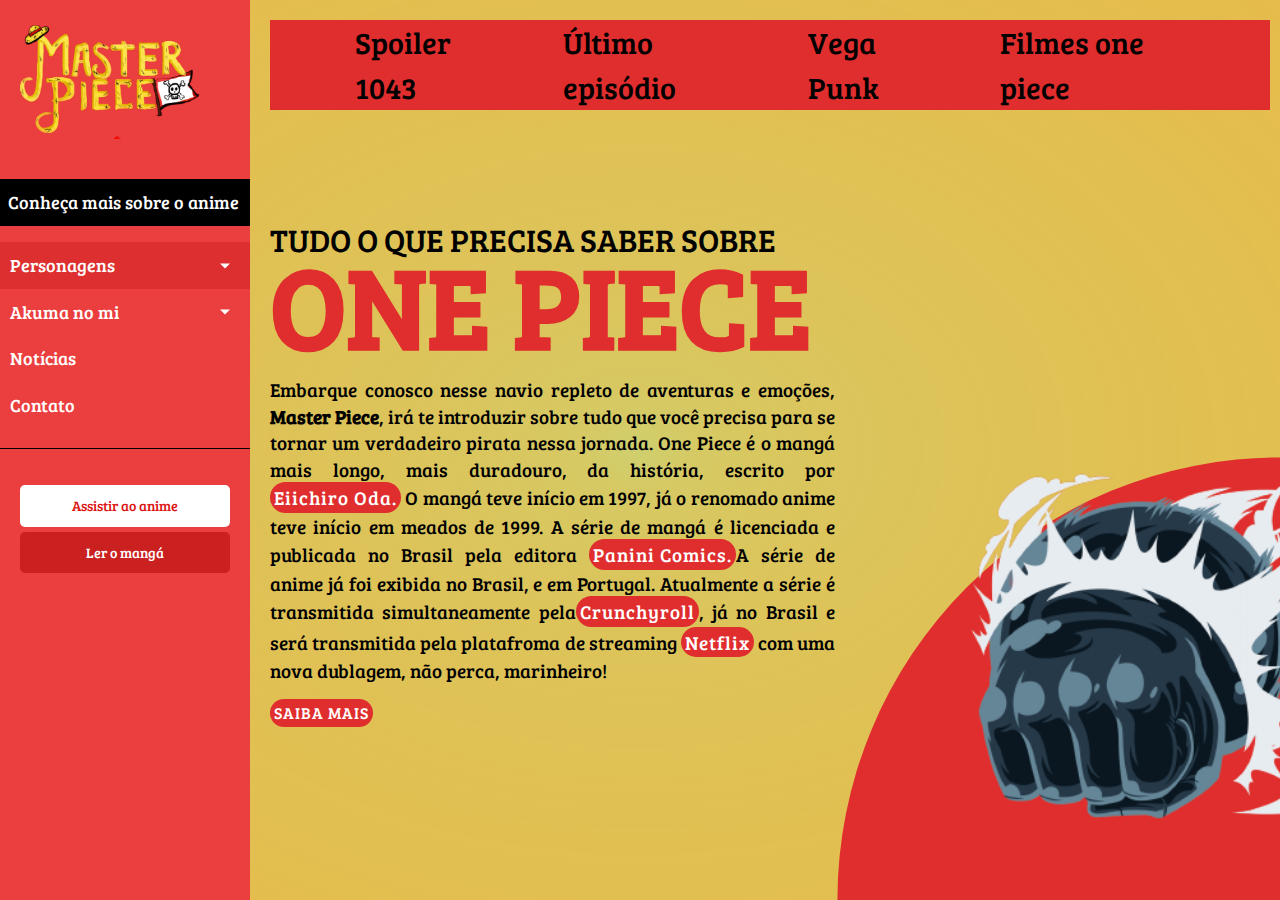
<file: index.html>
<!DOCTYPE html>
<html lang="pt-br">
<head>
    <meta charset="UTF-8">
    <meta http-equiv="X-UA-Compatible" content="IE=edge">
    <meta name="viewport" content="width=device-width, initial-scale=1.0">
    <link rel="shortcut icon" href="img/chapeu.ico" type="image/x-icon">
    <title>MasterPiece</title>
    <link rel="stylesheet" href="https://cdn.jsdelivr.net/npm/bootstrap@4.3.1/dist/css/bootstrap.min.css" integrity="sha384-ggOyR0iXCbMQv3Xipma34MD+dH/1fQ784/j6cY/iJTQUOhcWr7x9JvoRxT2MZw1T" crossorigin="anonymous">
    <link rel="stylesheet" href="/MainPage/index.css">
</head>
<body>
    <div class="wrapper">
        <nav id="sidebar">
            <div class="sidebar-header">
                <article>
                    <img src="/assets/masterpiece.png" alt="Bandeira" width="180">
                </article>
            </div>
            <ul class="list-unstyled components">
                <p>Conheça mais sobre o anime</p>
                <li class="active">
                    <a href="#homeSubmenu" data-toggle="collapse" aria-expanded="false" class="dropdown-toggle">Personagens</a>
                    <ul class="collapse list-unstyled" id="homeSubmenu">
                        <li>
                            <a href="/CharactersPage/charactersPage.html">arco 1</a>
                        </li>
                    </ul>
                </li>
                <li >
                    <a href="#pageSubmenu" data-toggle="collapse" aria-expanded="false" class="dropdown-toggle">Akuma no mi</a>
                    <ul class="collapse list-unstyled" id="pageSubmenu">
                        <li>
                            <a href="/AkumaNoMiPage/akuma.html">Principais</a>
                        </li>
                    </ul>
                </li>
                <li>
                    <a href="/NewsPage/news.html">Notícias</a>
                </li>
                <li>
                    <a href="/ContactPage/contact.html">Contato</a>
                </li>
            </ul>
            <ul class="list-unstyled CTAs">
                <li>
                    <a href="https://www.crunchyroll.com/pt-br/series/GRMG8ZQZR/one-piece?utm_source=paid_cr&utm_medium=google-search&utm_campaign=conversion-cr10SPA&utm_term=crunchyroll&referrer=paid_cr_google-search_conversion-cr10SPA&gclid=Cj0KCQiA-JacBhC0ARIsAIxybyPtN6TtYIo-dg7BisTq7hBGjy0JSuH2sTAyIe9EJMCZXKKSS5LGY9caAkd2EALw_wcB" target=“_blank” class="download">Assistir ao anime</a>
                </li>
                <li>
                    <a href="https://mugiwarasoficial.com/manga/manga-one-piece/" target=“_blank” class="article">Ler o mangá</a>
                </li>
            </ul>
        </nav>
        <div id="content">
            <header>
                <div class="container2">
                    <nav>
                        <ul class="ul">
                            <li> <a href="/SpoilerPage/spoilerPage.html">Spoiler 1043</a> </li>
                            <li> <a href="https://www.crunchyroll.com/pt-br/watch/G4VUQNMJG/the-predators-trap---black-marias-temptation" target=“_blank” >Último episódio</a> </li>
                            <li> <a href="/VegaPunkPage/vegaPunk.html">Vega Punk</a> </li>
                            <li> <a href="https://onepieceex.net/filmes/online/" target=“_blank”>Filmes one piece</a> </li>
                        </ul>
                    </nav>
                </div>
            </header>
            <div class="container3">
                <div class="box-container"><img src="/assets/luffycircle.png" width="850" alt=""></div>
            </div>
            <div class="container">
                <div class="text">
                    <h1>TUDO O QUE PRECISA SABER SOBRE </h1>
                    <h2><span> ONE PIECE</span></h2>
                    <div class="text2">
                        <p>Embarque conosco nesse navio repleto de aventuras e emoções, <strong>Master Piece</strong>, 
                            irá te introduzir sobre tudo que você precisa para se tornar um verdadeiro pirata nessa jornada. 
                            One Piece é o mangá mais longo, mais duradouro, da história, escrito por <strong><a href="https://pt.wikipedia.org/wiki/Eiichiro_Oda" target="_blank">Eiichiro Oda.</a></strong> 
                            O mangá teve início em 1997, já o renomado anime teve início em meados de 1999. A série de mangá 
                            é licenciada e publicada no Brasil pela editora <strong><a href="https://panini.com.br" target="_blank">Panini Comics.
                            </a></strong>A série de anime já foi exibida no Brasil, e em Portugal. Atualmente a série é transmitida 
                            simultaneamente pela<strong><a href="https://www.crunchyroll.com/pt-br/" target="_blank">Crunchyroll</a></strong>, 
                            já no Brasil e será transmitida pela platafroma de streaming <strong><a href="https://www.netflix.com/br/" target="_blank">Netflix</a></strong> com uma 
                            nova dublagem, não perca, marinheiro!</p>
                            <a href="informacao.html">SAIBA MAIS</a></p>
                    </div>
                </div>
            </div>
        </div>
    </div>
<script src="https://code.jquery.com/jquery-3.3.1.slim.min.js" integrity="sha384-q8i/X+965DzO0rT7abK41JStQIAqVgRVzpbzo5smXKp4YfRvH+8abtTE1Pi6jizo" crossorigin="anonymous"></script>
<script src="https://cdn.jsdelivr.net/npm/popper.js@1.14.7/dist/umd/popper.min.js" integrity="sha384-UO2eT0CpHqdSJQ6hJty5KVphtPhzWj9WO1clHTMGa3JDZwrnQq4sF86dIHNDz0W1" crossorigin="anonymous"></script>
<script src="https://cdn.jsdelivr.net/npm/bootstrap@4.3.1/dist/js/bootstrap.min.js" integrity="sha384-JjSmVgyd0p3pXB1rRibZUAYoIIy6OrQ6VrjIEaFf/nJGzIxFDsf4x0xIM+B07jRM" crossorigin="anonymous"></script>
    <section>
        <div class="circle">
        </div>
    </section>
</body>
</html>
</file>
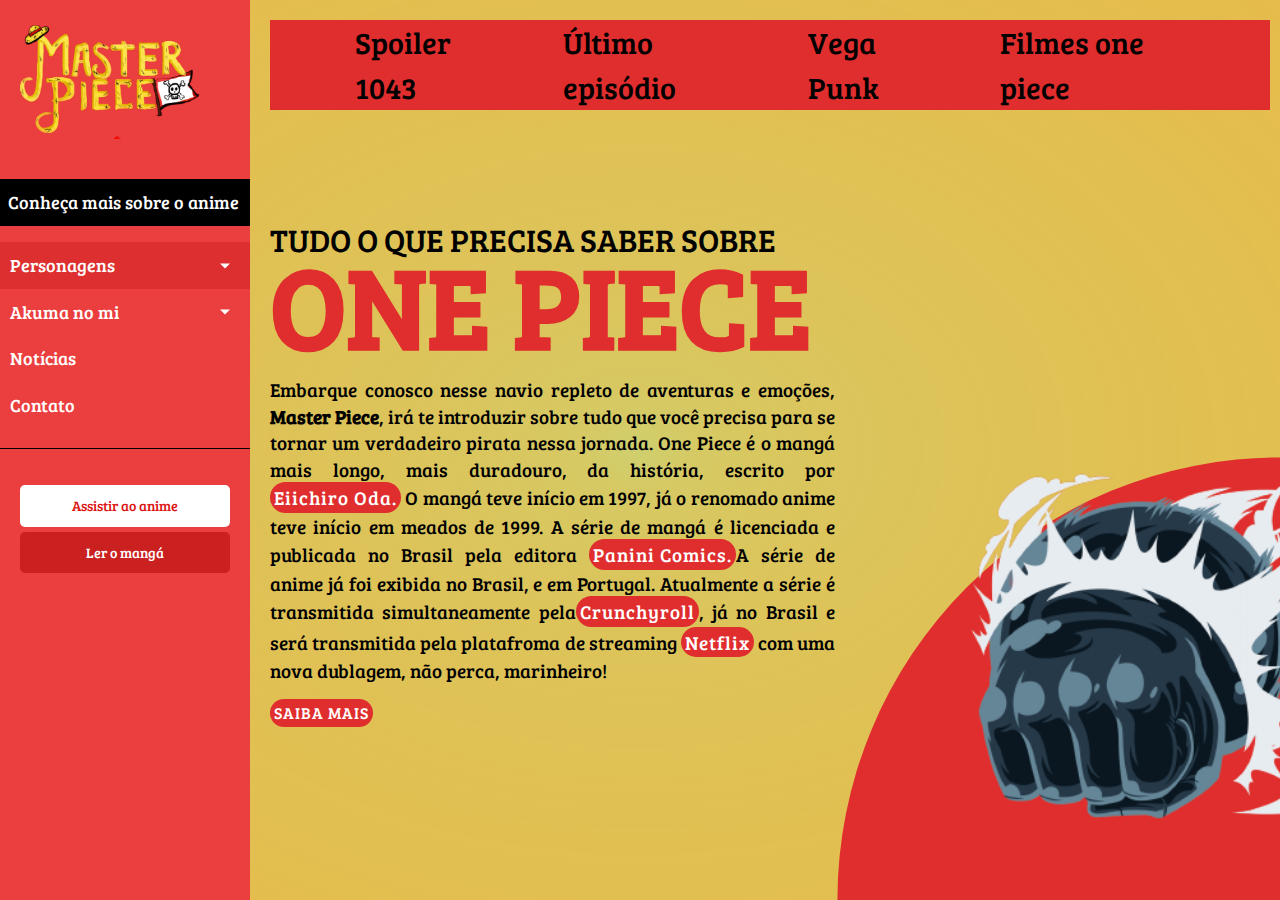
<file: MasterPiece/docs/index.html>
<!DOCTYPE html>
<html lang="pt-br">
<head>
    <meta charset="UTF-8">
    <meta http-equiv="X-UA-Compatible" content="IE=edge">
    <meta name="viewport" content="width=device-width, initial-scale=1.0">
    <link rel="shortcut icon" href="img/chapeu.ico" type="image/x-icon">
    <title>MasterPiece</title>
    <link rel="stylesheet" href="https://cdn.jsdelivr.net/npm/bootstrap@4.3.1/dist/css/bootstrap.min.css" integrity="sha384-ggOyR0iXCbMQv3Xipma34MD+dH/1fQ784/j6cY/iJTQUOhcWr7x9JvoRxT2MZw1T" crossorigin="anonymous">
    <link rel="stylesheet" href="/MasterPiece/docs/index.css">
</head>
<body>
    <div class="wrapper">
        <nav id="sidebar">
            <div class="sidebar-header">
                <article>
                    <img src="/assets/masterpiece.png" alt="Bandeira" width="180">
                </article>
            </div>
            <ul class="list-unstyled components">
                <p>Conheça mais sobre o anime</p>
                <li class="active">
                    <a href="#homeSubmenu" data-toggle="collapse" aria-expanded="false" class="dropdown-toggle">Personagens</a>
                    <ul class="collapse list-unstyled" id="homeSubmenu">
                        <li>
                            <a href="/CharactersPage/charactersPage.html">arco 1</a>
                        </li>
                    </ul>
                </li>
                <li >
                    <a href="#pageSubmenu" data-toggle="collapse" aria-expanded="false" class="dropdown-toggle">Akuma no mi</a>
                    <ul class="collapse list-unstyled" id="pageSubmenu">
                        <li>
                            <a href="/AkumaNoMiPage/akuma.html">Principais</a>
                        </li>
                    </ul>
                </li>
                <li>
                    <a href="/NewsPage/news.html">Notícias</a>
                </li>
                <li>
                    <a href="/ContactPage/contact.html">Contato</a>
                </li>
            </ul>
            <ul class="list-unstyled CTAs">
                <li>
                    <a href="https://www.crunchyroll.com/pt-br/series/GRMG8ZQZR/one-piece?utm_source=paid_cr&utm_medium=google-search&utm_campaign=conversion-cr10SPA&utm_term=crunchyroll&referrer=paid_cr_google-search_conversion-cr10SPA&gclid=Cj0KCQiA-JacBhC0ARIsAIxybyPtN6TtYIo-dg7BisTq7hBGjy0JSuH2sTAyIe9EJMCZXKKSS5LGY9caAkd2EALw_wcB" target=“_blank” class="download">Assistir ao anime</a>
                </li>
                <li>
                    <a href="https://mugiwarasoficial.com/manga/manga-one-piece/" target=“_blank” class="article">Ler o mangá</a>
                </li>
            </ul>
        </nav>
        <div id="content">
            <header>
                <div class="container2">
                    <nav>
                        <ul class="ul">
                            <li> <a href="/SpoilerPage/spoilerPage.html">Spoiler 1043</a> </li>
                            <li> <a href="https://www.crunchyroll.com/pt-br/watch/G4VUQNMJG/the-predators-trap---black-marias-temptation" target=“_blank” >Último episódio</a> </li>
                            <li> <a href="/VegaPunkPage/vegaPunk.html">Vega Punk</a> </li>
                            <li> <a href="https://onepieceex.net/filmes/online/" target=“_blank”>Filmes one piece</a> </li>
                        </ul>
                    </nav>
                </div>
            </header>
            <div class="container3">
                <div class="box-container"><img src="/assets/luffycircle.png" width="850" alt=""></div>
            </div>
            <div class="container">
                <div class="text">
                    <h1>TUDO O QUE PRECISA SABER SOBRE </h1>
                    <h2><span> ONE PIECE</span></h2>
                    <div class="text2">
                        <p>Embarque conosco nesse navio repleto de aventuras e emoções, <strong>Master Piece</strong>, 
                            irá te introduzir sobre tudo que você precisa para se tornar um verdadeiro pirata nessa jornada. 
                            One Piece é o mangá mais longo, mais duradouro, da história, escrito por <strong><a href="https://pt.wikipedia.org/wiki/Eiichiro_Oda" target="_blank">Eiichiro Oda.</a></strong> 
                            O mangá teve início em 1997, já o renomado anime teve início em meados de 1999. A série de mangá 
                            é licenciada e publicada no Brasil pela editora <strong><a href="https://panini.com.br" target="_blank">Panini Comics.
                            </a></strong>A série de anime já foi exibida no Brasil, e em Portugal. Atualmente a série é transmitida 
                            simultaneamente pela<strong><a href="https://www.crunchyroll.com/pt-br/" target="_blank">Crunchyroll</a></strong>, 
                            já no Brasil e será transmitida pela platafroma de streaming <strong><a href="https://www.netflix.com/br/" target="_blank">Netflix</a></strong> com uma 
                            nova dublagem, não perca, marinheiro!</p>
                            <a href="informacao.html">SAIBA MAIS</a></p>
                    </div>
                </div>
            </div>
        </div>
    </div>
<script src="https://code.jquery.com/jquery-3.3.1.slim.min.js" integrity="sha384-q8i/X+965DzO0rT7abK41JStQIAqVgRVzpbzo5smXKp4YfRvH+8abtTE1Pi6jizo" crossorigin="anonymous"></script>
<script src="https://cdn.jsdelivr.net/npm/popper.js@1.14.7/dist/umd/popper.min.js" integrity="sha384-UO2eT0CpHqdSJQ6hJty5KVphtPhzWj9WO1clHTMGa3JDZwrnQq4sF86dIHNDz0W1" crossorigin="anonymous"></script>
<script src="https://cdn.jsdelivr.net/npm/bootstrap@4.3.1/dist/js/bootstrap.min.js" integrity="sha384-JjSmVgyd0p3pXB1rRibZUAYoIIy6OrQ6VrjIEaFf/nJGzIxFDsf4x0xIM+B07jRM" crossorigin="anonymous"></script>
    <section>
        <div class="circle">
        </div>
    </section>
</body>
</html>
</file>
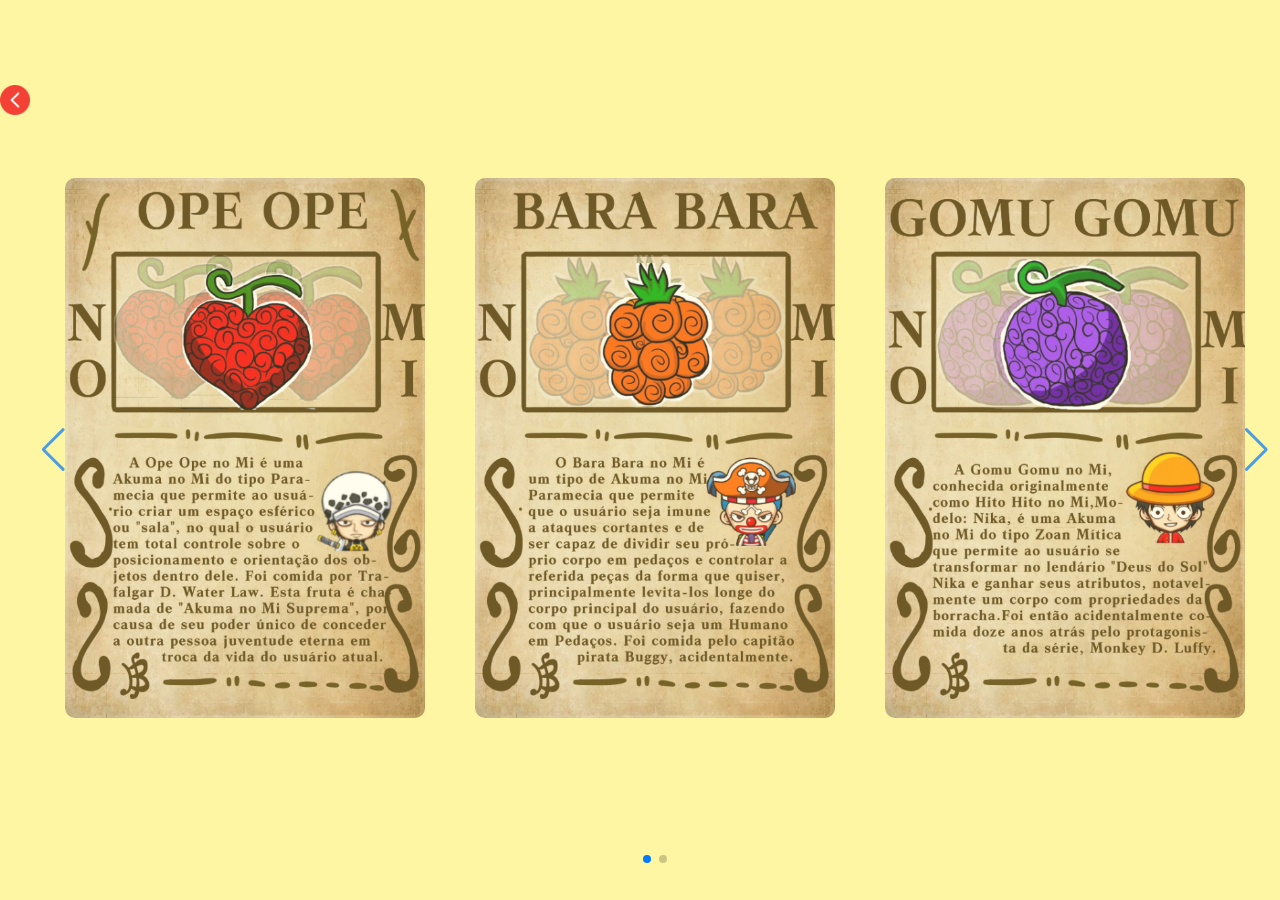
<file: AkumaNoMiPage/akuma.html>
<!DOCTYPE html>
<html lang="PT-BR">
  <head>
    <meta charset="UTF-8" />
    <meta http-equiv="X-UA-Compatible" content="IE=edge" />
    <meta name="viewport" content="width=device-width, initial-scale=1.0" />
    <link rel="stylesheet" href="/AkumaNoMiPage/akuma.css" />
    <link
      rel="stylesheet"
      href="https://unpkg.com/swiper/swiper-bundle.min.css"
    />
    <link rel="shortcut icon" href="/assets/chapeu.ico" type="image/x-icon" />
    <title>Akuma no Mi</title>
  </head>
  <body>
    <a href="/index.html"
      ><abbr title="Voltar"
        ><img
          src="/assets/voltar.png"
          class="pit"
          alt="voltar para página anterior" /></abbr
    ></a>
    <section>
      <div class="swiper mySwiper container">
        <div class="swiper-wrapper content">
          <div class="swiper-slide card">
            <div class="card-content">
              <div class="akuma">
                <img src="/assets/ope ope no mi.png" alt="" />
              </div>
            </div>
          </div>

          <div class="swiper-slide card">
            <div class="card-content">
              <div class="akuma">
                <img src="/assets/bara bara no mi.png" alt="" />
              </div>
            </div>
          </div>

          <div class="swiper-slide card">
            <div class="card-content">
              <div class="akuma">
                <img src="/assets/gomu gomu no mi.png" alt="" />
              </div>
            </div>
          </div>

          <div class="swiper-slide card">
            <div class="card-content">
              <div class="akuma">
                <img src="/assets/hana hana no mi.png" alt="" />
              </div>
            </div>
          </div>

          <div class="swiper-slide card">
            <div class="card-content">
              <div class="akuma">
                <img src="/assets/loading.png" alt="" />
              </div>
            </div>
          </div>

          <div class="swiper-slide card">
            <div class="card-content">
              <div class="akuma">
                <img src="/assets/loading.png" alt="" />
              </div>
            </div>
          </div>
        </div>
      </div>

      <div class="swiper-button-next"></div>
      <div class="swiper-button-prev"></div>
      <div class="swiper-pagination"></div>
    </section>

    <script src="https://unpkg.com/swiper/swiper-bundle.min.js"></script>

    <script>
      var swiper = new Swiper(".mySwiper", {
        slidesPerView: 3,
        spaceBetween: 30,
        slidesPerGroup: 3,
        loop: true,
        loopFillGroupWithBlank: true,
        pagination: {
          el: ".swiper-pagination",
          clickable: true,
        },
        navigation: {
          nextEl: ".swiper-button-next",
          prevEl: ".swiper-button-prev",
        },
      });
    </script>
  </body>
</html>
</file>
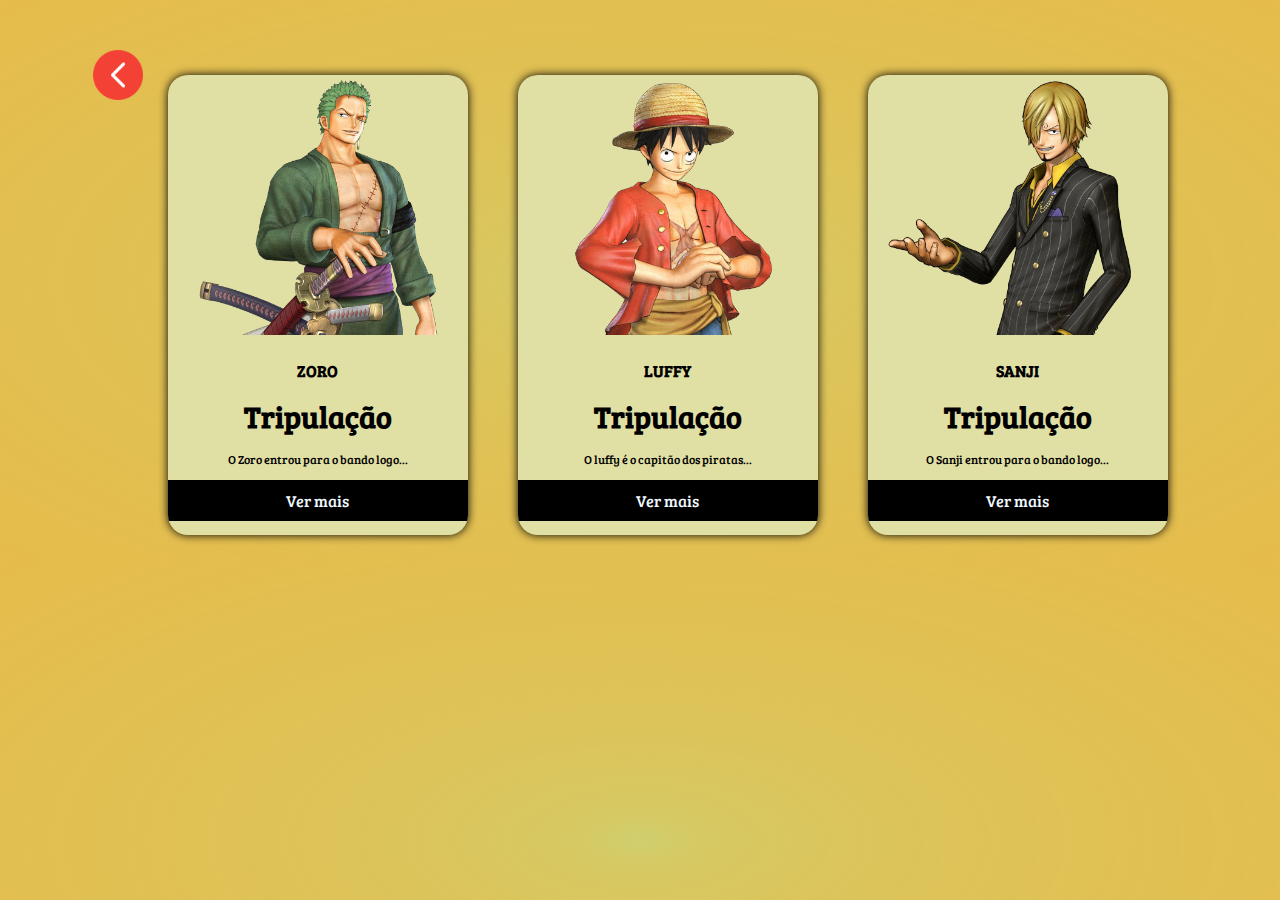
<file: CharactersPage/charactersPage.html>
<!DOCTYPE html>
<html lang="pt-br">
<head>
    <meta charset="UTF-8">
    <meta http-equiv="X-UA-Compatible" content="IE=edge">
    <meta name="viewport" content="width=device-width, initial-scale=1.0">
    <title>Master Piece</title>
    <link rel="stylesheet" href="/CharactersPage/charactersPage.css">
    <link rel="shortcut icon" href="/assets/chapeu.ico" type="image/x-icon">
</head>
<body>
        <div class="container2">
            <div box-container>
                <a href="/index.html"><abbr title="Voltar"><img src="/assets/voltar.png" width="50" class="minus" alt="Voltar para a página anterior"></abbr></a>
            </div>
        </div>
        </div>
    <div class="container">
        <div class="card card-1">
            <div class="card-header">
                <abbr title="Zoro"><img src="/assets/Zoropersonagem.png" alt="Zoro.png" width="300"></abbr>
            </div>
            <div class="card-body">
                <h3 class="card-local">ZORO</h3>
                <h2 class="card-titulo">Tripulação</h2>
                <p class="card-texto">O Zoro entrou para o bando logo...</p>
            </div>
            <div class="card-footer">
                <a href="#">Ver mais</a>
            </div>
        </div>
    </div>

    <div class="container">
        <div class="card card-2">
            <div class="card-header">
                <abbr title="Luffy"><img src="/assets/Luffy.png" alt="Luffy.png" width="300"></abbr>
            </div>
            <div class="card-body">
                <h3 class="card-local">LUFFY</h3>
                <h2 class="card-titulo">Tripulação</h2>
                <p class="card-texto">O luffy é o capitão dos piratas...</p>
            </div>
            <div class="card-footer">
                <a href="#">Ver mais</a>
            </div>
        </div>
    </div>

    <div class="container">
        <div class="card card-3">
            <div class="card-header">
                <abbr title="Sanji"><img src="/assets/Sanji.png" alt="Sanji.png"  width="300"></abbr>
            </div>
            <div class="card-body">
                <h3 class="card-local">SANJI</h3>
                <h2 class="card-titulo">Tripulação</h2>
                <p class="card-texto">O Sanji entrou para o bando logo...</p>
            </div>
            <div class="card-footer">
                <a href="#">Ver mais</a>
            </div>
        </div>
    </div>
</body>
</html>
</file>
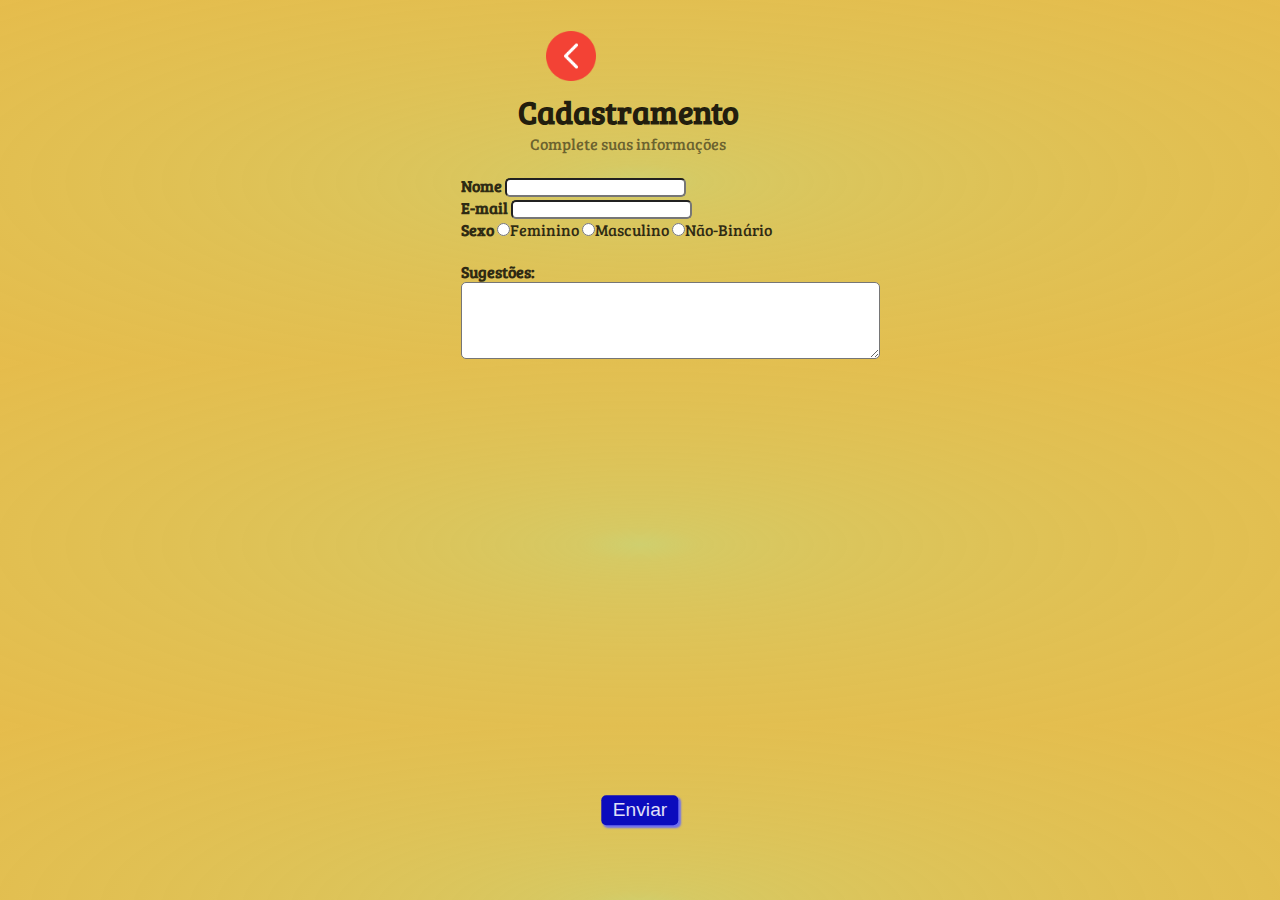
<file: ContactPage/contact.html>
<!DOCTYPE html>
<html lang="pt-br">
<head>
    <meta charset="UTF-8">
    <meta http-equiv="X-UA-Compatible" content="IE=edge">
    <meta name="viewport" content="width=device-width, initial-scale=1.0"> 
    <link rel="stylesheet" href="/ContactPage/contact.css">
    <link rel="shortcut icon" href="/assets/chapeu.ico" type="image/x-icon">
    <title>Contato</title> 
</head>
<body>
    <style>
        @import url('https://fonts.googleapis.com/css2?family=Bree+Serif&display=swap');
        </style>
    <div>
        <a href="/index.html"><abbr title="Portugês-BR"><img src="/assets/voltar.png" width="50" class="minus" alt="Voltar"></abbr></a>
        <h1 id="titulo">Cadastramento</h1>
        <p id="subtitulo">Complete suas informações</p>
        <br> 
    </div>
    <form>
        <fieldset id="grupo">
            <div>
                <label for="nome"><strong>Nome</strong></label>
                <input type="text" name="nome" id="nome" required>
            </div>
            <div id="campo">
                <label for="email"> <strong>E-mail</strong></label>
                <input type="email" name="E-mail" id="e-mail" required>
            </div>
        </fieldset>
        <div>
            <label><strong>Sexo</strong></label>
            <label>
                <input type="radio" name="sexo" value="Feminino">Feminino
            </label>
            <label>
                <input type="radio" name="sexo" value="Masculino">Masculino
            </label>
            <label>
                <input type="radio" name="sexo" value="Naobinario">Não-Binário
            </label>
        </div>
        <div>
            <br>
            <label><strong>Sugestões:</strong></label><br>
            <textarea name="sugestao" id="sugestao" cols="50" rows="5" width:"26em"></textarea>
        </div>
        <button class="botao" type="submit">Enviar</button>
    </form>
</body>
</html>
</file>
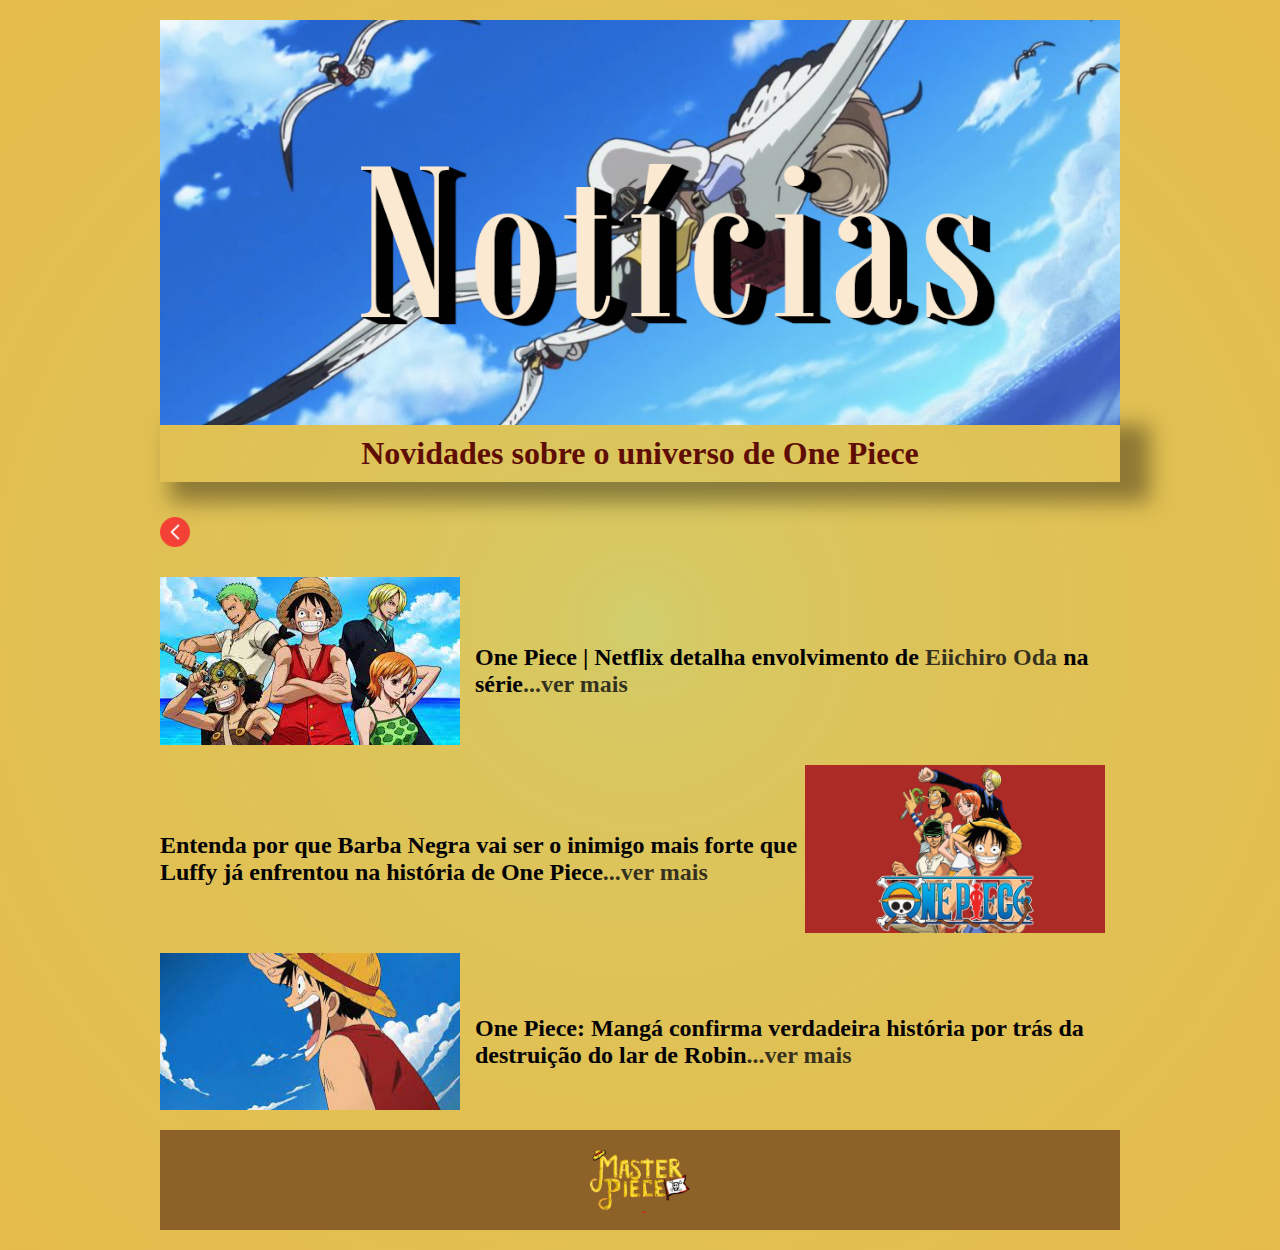
<file: NewsPage/news.html>
<!DOCTYPE html>
<html lang="pt-br">
  <head>
    <meta charset="UTF-8" />
    <meta name="viewport" content="width=device-width, initial-scale=1.0" />
    <link rel="shortcut icon" href="/assets/chapeu.ico" type="image/x-icon" />
    <title>Notícias</title>
    <link rel="stylesheet" href="/NewsPage/news.css" />
  </head>
  <body>
    <picture>
      <abbr title="Notícias"
        ><img src="/assets/news.png" class="pequena" alt="notícias"
      /></abbr>
    </picture>

    <h1>Novidades sobre o universo de One Piece</h1>

    <a href="/index.html"
      ><abbr title="Voltar"
        ><img
          src="/assets/back.png"
          class="pit"
          alt="Voltar para a página inicial" /></abbr
    ></a>

    <div class="container12">
      <img src="/assets/noticia1.jpeg" class="menor" alt="noticia 1" />
      <h2>
        One Piece | Netflix detalha envolvimento de
        <strong><a href="">Eiichiro Oda</a></strong> na série<a
          href="https://ovicio.com.br/one-piece-netflix-detalha-envolvimento-de-eiichiro-oda-na-serie/"
          target="_blank"
          ><abbr title="Link para notícia">...ver mais</abbr></a
        >
      </h2>
    </div>

    <div class="container12">
      <h2>
        Entenda por que Barba Negra vai ser o inimigo mais forte que Luffy já
        enfrentou na história de One Piece<a
          href="https://criticalhits.com.br/anime/entenda-por-que-barba-negra-vai-ser-o-inimigo-mais-forte-que-luffy-ja-enfrentou-na-historia-de-one-piece/"
          target="_blank"
          ><abbr title="Link para notícia">...ver mais</abbr></a
        >
      </h2>
      <img src="/assets/noticia2.jpeg" class="menor" alt="Notícia 2" />
    </div>

    <div class="container12">
      <img src="/assets/noticia3.jpeg" class="menor" alt="Notícia 3" />
      <h2>
        One Piece: Mangá confirma verdadeira história por trás da destruição do
        lar de Robin<a
          href="https://www.legiaodosherois.com.br/2022/one-piece-manga-destruicao-lar-robin.html"
          target="_blank"
          ><abbr title="Link para notícia">...ver mais</abbr></a
        >
      </h2>
    </div>
    <footer>
      <img
        src="/assets/WhatsApp_Image_2022-09-27_at_17.48.03-removebg-preview.png"
        class="pitico"
        alt="MASTER PIECE LOGO"
      />
    </footer>
  </body>
</html>
</file>
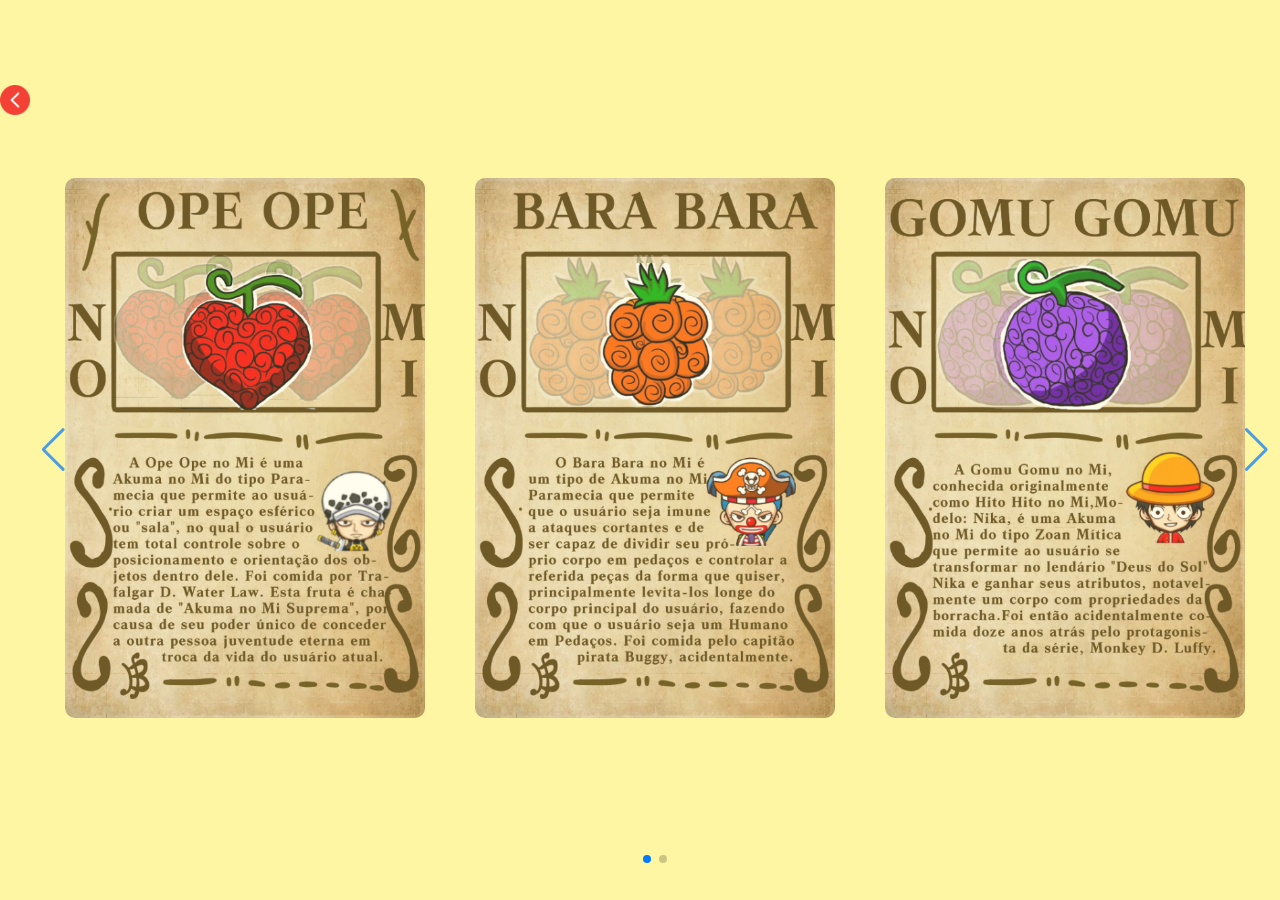
<file: MasterPiece/AkumaNoMiPage/akuma.html>
<!DOCTYPE html>
<html lang="PT-BR">
  <head>
    <meta charset="UTF-8" />
    <meta http-equiv="X-UA-Compatible" content="IE=edge" />
    <meta name="viewport" content="width=device-width, initial-scale=1.0" />
    <link rel="stylesheet" href="/AkumaNoMiPage/akuma.css" />
    <link
      rel="stylesheet"
      href="https://unpkg.com/swiper/swiper-bundle.min.css"
    />
    <link rel="shortcut icon" href="/assets/chapeu.ico" type="image/x-icon" />
    <title>Akuma no Mi</title>
  </head>
  <body>
    <a href="/MasterPiece/docs/index.html"
      ><abbr title="Voltar"
        ><img
          src="/assets/voltar.png"
          class="pit"
          alt="voltar para página anterior" /></abbr
    ></a>
    <section>
      <div class="swiper mySwiper container">
        <div class="swiper-wrapper content">
          <div class="swiper-slide card">
            <div class="card-content">
              <div class="akuma">
                <img src="/assets/ope ope no mi.png" alt="" />
              </div>
            </div>
          </div>

          <div class="swiper-slide card">
            <div class="card-content">
              <div class="akuma">
                <img src="/assets/bara bara no mi.png" alt="" />
              </div>
            </div>
          </div>

          <div class="swiper-slide card">
            <div class="card-content">
              <div class="akuma">
                <img src="/assets/gomu gomu no mi.png" alt="" />
              </div>
            </div>
          </div>

          <div class="swiper-slide card">
            <div class="card-content">
              <div class="akuma">
                <img src="/assets/hana hana no mi.png" alt="" />
              </div>
            </div>
          </div>

          <div class="swiper-slide card">
            <div class="card-content">
              <div class="akuma">
                <img src="/assets/loading.png" alt="" />
              </div>
            </div>
          </div>

          <div class="swiper-slide card">
            <div class="card-content">
              <div class="akuma">
                <img src="/assets/loading.png" alt="" />
              </div>
            </div>
          </div>
        </div>
      </div>

      <div class="swiper-button-next"></div>
      <div class="swiper-button-prev"></div>
      <div class="swiper-pagination"></div>
    </section>

    <script src="https://unpkg.com/swiper/swiper-bundle.min.js"></script>

    <script>
      var swiper = new Swiper(".mySwiper", {
        slidesPerView: 3,
        spaceBetween: 30,
        slidesPerGroup: 3,
        loop: true,
        loopFillGroupWithBlank: true,
        pagination: {
          el: ".swiper-pagination",
          clickable: true,
        },
        navigation: {
          nextEl: ".swiper-button-next",
          prevEl: ".swiper-button-prev",
        },
      });
    </script>
  </body>
</html>
</file>
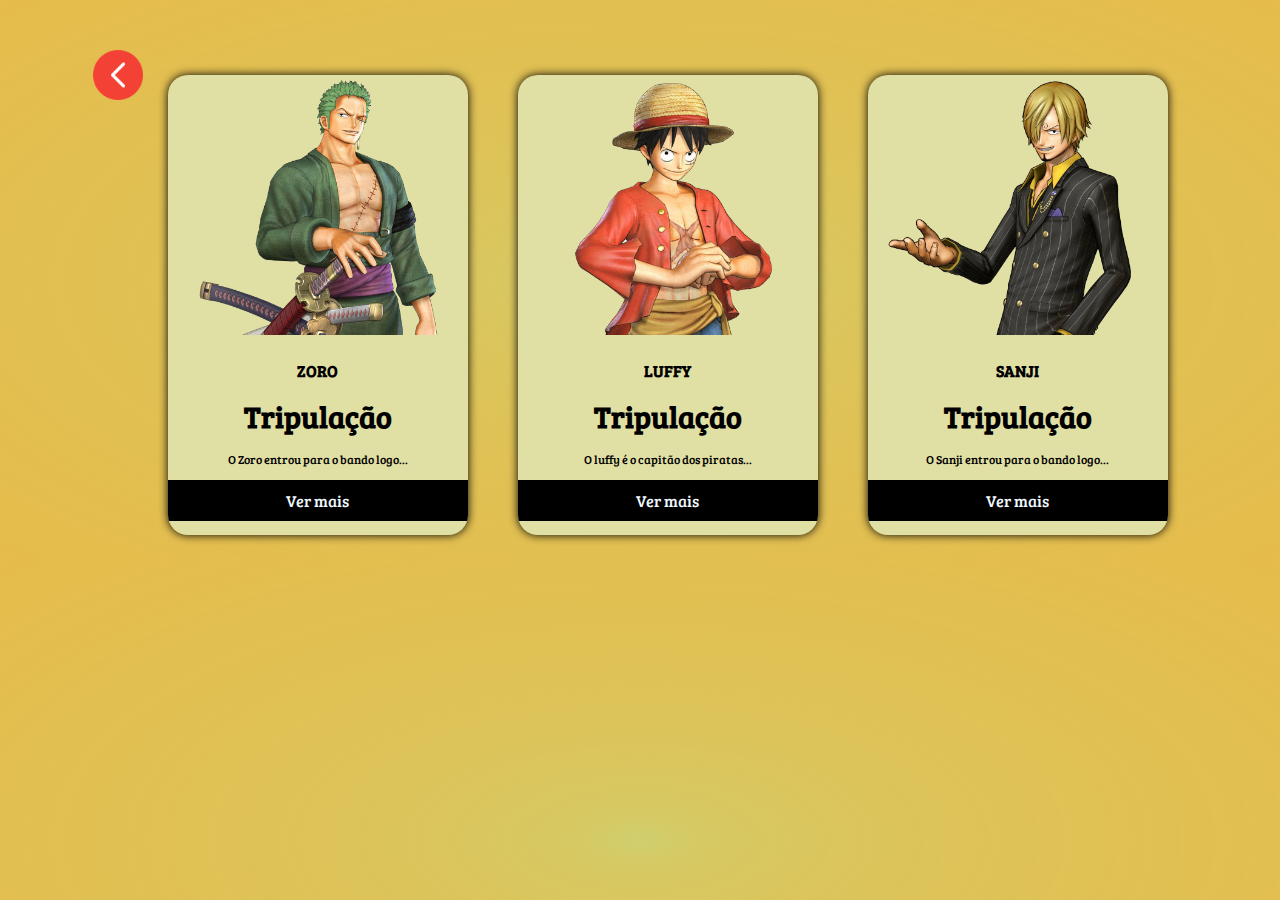
<file: MasterPiece/CharactersPage/charactersPage.html>
<!DOCTYPE html>
<html lang="pt-br">
<head>
    <meta charset="UTF-8">
    <meta http-equiv="X-UA-Compatible" content="IE=edge">
    <meta name="viewport" content="width=device-width, initial-scale=1.0">
    <title>Master Piece</title>
    <link rel="stylesheet" href="/CharactersPage/charactersPage.css">
    <link rel="shortcut icon" href="/assets/chapeu.ico" type="image/x-icon">
</head>
<body>
        <div class="container2">
            <div box-container>
                <a href="/MasterPiece/docs/index.html"><abbr title="Voltar"><img src="/assets/voltar.png" width="50" class="minus" alt="Voltar para a página anterior"></abbr></a>
            </div>
        </div>
        </div>
    <div class="container">
        <div class="card card-1">
            <div class="card-header">
                <abbr title="Zoro"><img src="/assets/Zoropersonagem.png" alt="Zoro.png" width="300"></abbr>
            </div>
            <div class="card-body">
                <h3 class="card-local">ZORO</h3>
                <h2 class="card-titulo">Tripulação</h2>
                <p class="card-texto">O Zoro entrou para o bando logo...</p>
            </div>
            <div class="card-footer">
                <a href="#">Ver mais</a>
            </div>
        </div>
    </div>

    <div class="container">
        <div class="card card-2">
            <div class="card-header">
                <abbr title="Luffy"><img src="/assets/Luffy.png" alt="Luffy.png" width="300"></abbr>
            </div>
            <div class="card-body">
                <h3 class="card-local">LUFFY</h3>
                <h2 class="card-titulo">Tripulação</h2>
                <p class="card-texto">O luffy é o capitão dos piratas...</p>
            </div>
            <div class="card-footer">
                <a href="#">Ver mais</a>
            </div>
        </div>
    </div>

    <div class="container">
        <div class="card card-3">
            <div class="card-header">
                <abbr title="Sanji"><img src="/assets/Sanji.png" alt="Sanji.png"  width="300"></abbr>
            </div>
            <div class="card-body">
                <h3 class="card-local">SANJI</h3>
                <h2 class="card-titulo">Tripulação</h2>
                <p class="card-texto">O Sanji entrou para o bando logo...</p>
            </div>
            <div class="card-footer">
                <a href="#">Ver mais</a>
            </div>
        </div>
    </div>
</body>
</html>
</file>
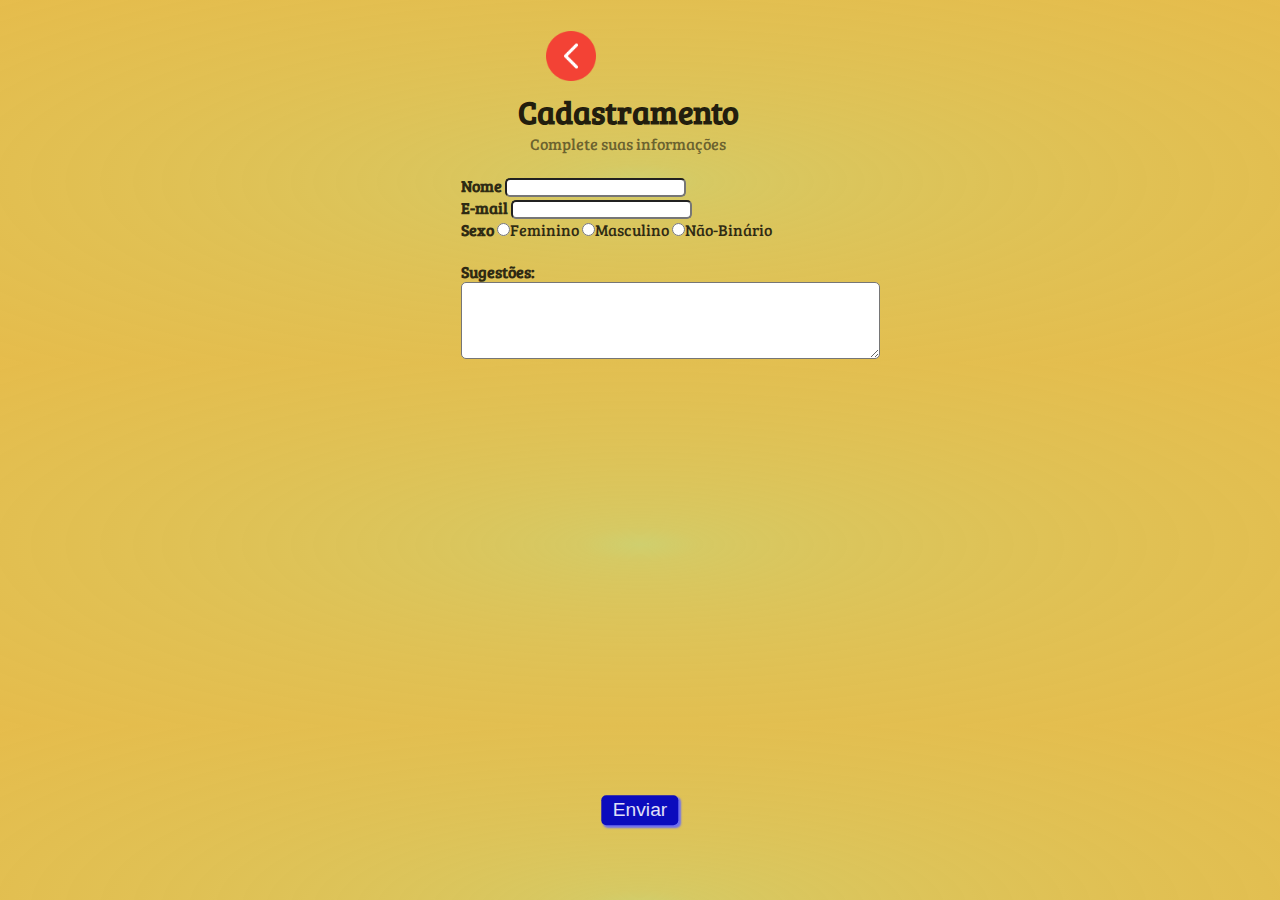
<file: MasterPiece/ContactPage/contact.html>
<!DOCTYPE html>
<html lang="pt-br">
<head>
    <meta charset="UTF-8">
    <meta http-equiv="X-UA-Compatible" content="IE=edge">
    <meta name="viewport" content="width=device-width, initial-scale=1.0"> 
    <link rel="stylesheet" href="/ContactPage/contact.css">
    <link rel="shortcut icon" href="/assets/chapeu.ico" type="image/x-icon">
    <title>Contato</title> 
</head>
<body>
    <style>
        @import url('https://fonts.googleapis.com/css2?family=Bree+Serif&display=swap');
        </style>
    <div>
        <a href="/MasterPiece/docs/index.html"><abbr title="Portugês-BR"><img src="/assets/voltar.png" width="50" class="minus" alt="Voltar"></abbr></a>
        <h1 id="titulo">Cadastramento</h1>
        <p id="subtitulo">Complete suas informações</p>
        <br> 
    </div>
    <form>
        <fieldset id="grupo">
            <div>
                <label for="nome"><strong>Nome</strong></label>
                <input type="text" name="nome" id="nome" required>
            </div>
            <div id="campo">
                <label for="email"> <strong>E-mail</strong></label>
                <input type="email" name="E-mail" id="e-mail" required>
            </div>
        </fieldset>
        <div>
            <label><strong>Sexo</strong></label>
            <label>
                <input type="radio" name="sexo" value="Feminino">Feminino
            </label>
            <label>
                <input type="radio" name="sexo" value="Masculino">Masculino
            </label>
            <label>
                <input type="radio" name="sexo" value="Naobinario">Não-Binário
            </label>
        </div>
        <div>
            <br>
            <label><strong>Sugestões:</strong></label><br>
            <textarea name="sugestao" id="sugestao" cols="50" rows="5" width:"26em"></textarea>
        </div>
        <button class="botao" type="submit">Enviar</button>
    </form>
</body>
</html>
</file>
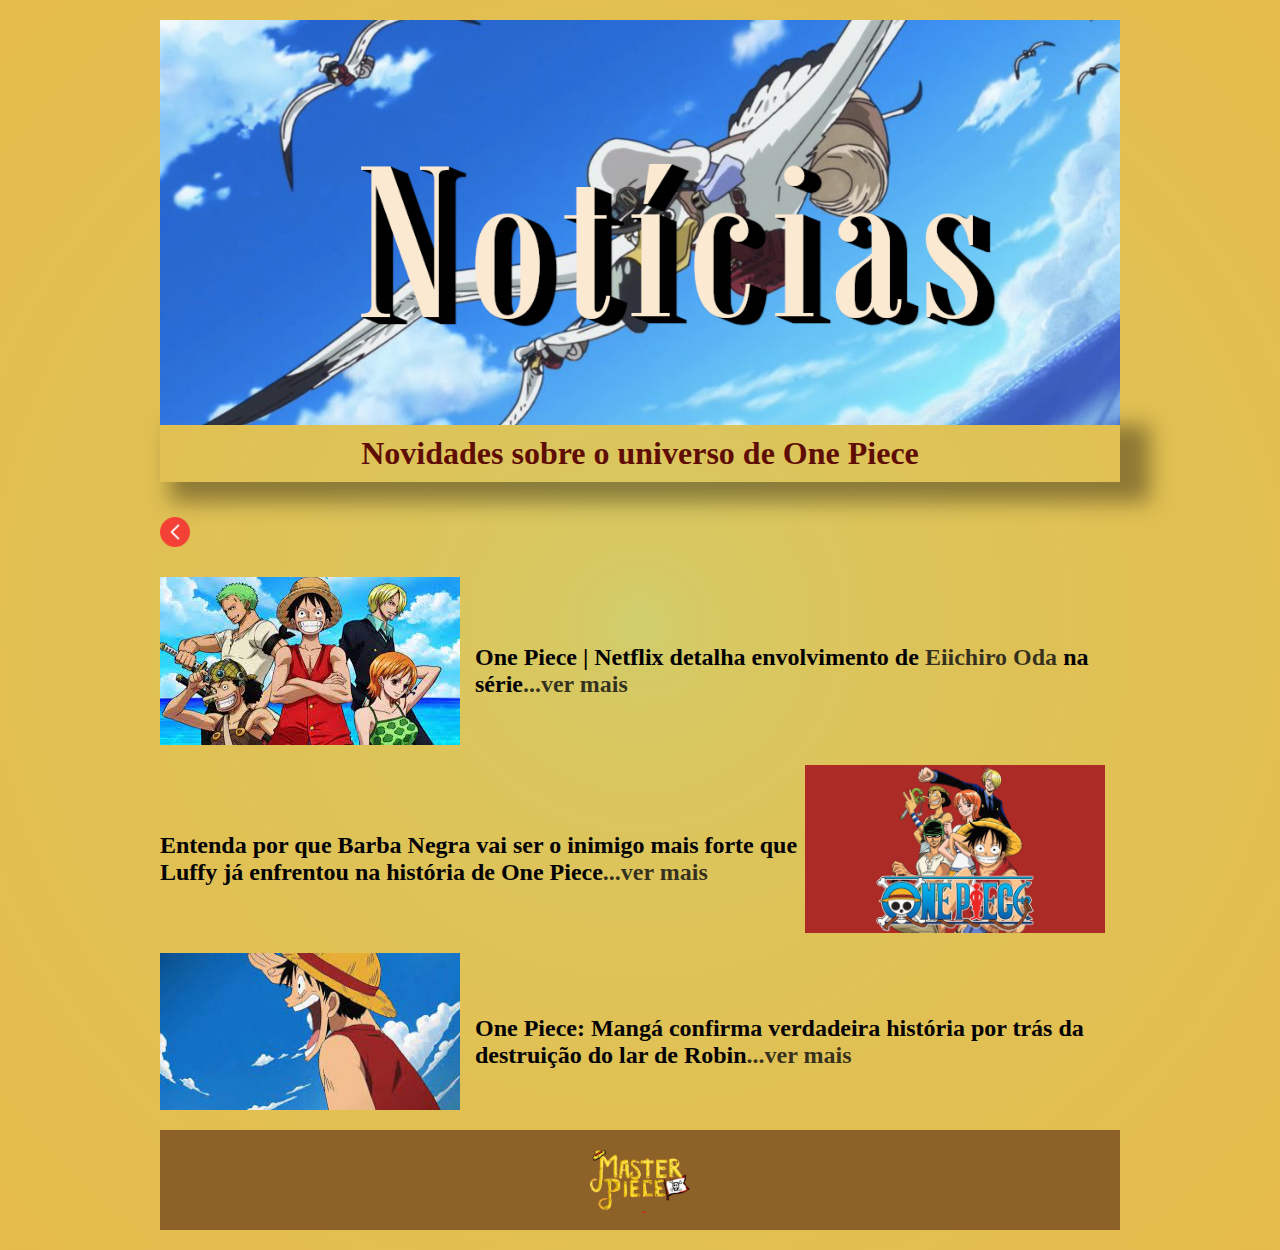
<file: MasterPiece/NewsPage/news.html>
<!DOCTYPE html>
<html lang="pt-br">
  <head>
    <meta charset="UTF-8" />
    <meta name="viewport" content="width=device-width, initial-scale=1.0" />
    <link rel="shortcut icon" href="/assets/chapeu.ico" type="image/x-icon" />
    <title>Notícias</title>
    <link rel="stylesheet" href="/NewsPage/news.css" />
  </head>
  <body>
    <picture>
      <abbr title="Notícias"
        ><img src="/assets/news.png" class="pequena" alt="notícias"
      /></abbr>
    </picture>

    <h1>Novidades sobre o universo de One Piece</h1>

    <a href="/MasterPiece/docs/index.html"
      ><abbr title="Voltar"
        ><img
          src="/assets/back.png"
          class="pit"
          alt="Voltar para a página inicial" /></abbr
    ></a>

    <div class="container12">
      <img src="/assets/noticia1.jpeg" class="menor" alt="noticia 1" />
      <h2>
        One Piece | Netflix detalha envolvimento de
        <strong><a href="">Eiichiro Oda</a></strong> na série<a
          href="https://ovicio.com.br/one-piece-netflix-detalha-envolvimento-de-eiichiro-oda-na-serie/"
          target="_blank"
          ><abbr title="Link para notícia">...ver mais</abbr></a
        >
      </h2>
    </div>

    <div class="container12">
      <h2>
        Entenda por que Barba Negra vai ser o inimigo mais forte que Luffy já
        enfrentou na história de One Piece<a
          href="https://criticalhits.com.br/anime/entenda-por-que-barba-negra-vai-ser-o-inimigo-mais-forte-que-luffy-ja-enfrentou-na-historia-de-one-piece/"
          target="_blank"
          ><abbr title="Link para notícia">...ver mais</abbr></a
        >
      </h2>
      <img src="/assets/noticia2.jpeg" class="menor" alt="Notícia 2" />
    </div>

    <div class="container12">
      <img src="/assets/noticia3.jpeg" class="menor" alt="Notícia 3" />
      <h2>
        One Piece: Mangá confirma verdadeira história por trás da destruição do
        lar de Robin<a
          href="https://www.legiaodosherois.com.br/2022/one-piece-manga-destruicao-lar-robin.html"
          target="_blank"
          ><abbr title="Link para notícia">...ver mais</abbr></a
        >
      </h2>
    </div>
    <footer>
      <img
        src="/assets/WhatsApp_Image_2022-09-27_at_17.48.03-removebg-preview.png"
        class="pitico"
        alt="MASTER PIECE LOGO"
      />
    </footer>
  </body>
</html>
</file>
<file: MainPage/index.css>
@import url("https://fonts.googleapis.com/css2?family=Bree+Serif&family=Poppins:wght@100;200;700&family=Roboto:wght@100&display=swap");

* {
  margin: 0;
  padding: 0;
  box-sizing: border-box;
  font-family: "Bree Serif", serif;
}
body {
  background: radial-gradient(#cfcf6e, 20%, #dfab1ecb);
}

a,
a:hover,
a:focus {
  color: inherit;
  text-decoration: none;
  transition: all 0.3s;
}

.line {
  width: 100%;
  height: 1px;
  border-bottom: 1px dashed rgb(236, 232, 232);
  margin: 40px 0;
}

/* ---------------------------------------------------
    SIDEBAR STYLE
----------------------------------------------------- */

.wrapper {
  display: flex;
  width: 100%;
  align-items: stretch;
}

#sidebar {
  min-width: 250px;
  max-width: 250px;
  background: #eb3e3e;
  color: rgb(255, 255, 255);
  transition: all 0.3s;
}

#sidebar.active {
  margin-left: -250px;
}

#sidebar .sidebar-header {
  padding: 20px;
  background: #eb3e3e;
}

#sidebar ul.components {
  padding: 20px 0;
  border-bottom: 1px solid #000000;
}

#sidebar ul p {
  font-size: 18px;
  margin-left: -2px;
  color: #ffffff;
  background-color: #000000;
  padding: 10px;
}

#sidebar ul li a {
  padding: 10px;
  font-size: 1.1em;
  display: block;
}

#sidebar ul li a:hover {
  color: #e02d2d;
  background: #fff;
}

#sidebar ul li.active > a,
a[aria-expanded="true"] {
  color: #fff;
  background: #dd2f2f;
}

a[data-toggle="collapse"] {
  position: relative;
}

.dropdown-toggle::after {
  display: block;
  position: absolute;
  top: 50%;
  right: 20px;
  transform: translateY(-50%);
}

ul ul a {
  font-size: 0.9em !important;
  padding-left: 30px !important;
  background: #e63737;
}

ul.CTAs {
  padding: 20px;
}

ul.CTAs a {
  text-align: center;
  font-size: 0.9em !important;
  display: block;
  border-radius: 5px;
  margin-bottom: 5px;
}

a.download {
  background: #fff;
  color: #dd1414;
}

a.article,
a.article:hover {
  background: #ca2020 !important;
  color: #fff !important;
}
.container2 {
  background-color: #e02d2d;
  padding: 0 5%;
  margin: 0 auto;
}
.ul {
  display: flex;
  align-items: center;
  list-style: none;
}
.ul li {
  margin: 0 35px;
  font-size: 30px;
  color: #000000;
}
.ul li:hover {
  color: #ffffff;
  transform: translateX(2%);
  transition-duration: 0.3s;
}

.container3 {
  height: 320px;
  width: 500px;
  margin-left: 500px;
  margin-top: 311px;
}
/**/
.box-container {
  width: 100%;
  height: 100%;
  cursor: pointer;
  transition: 0.5s;
}
.container3:hover .box-container {
  transform: scale(1.1);
}
.container {
  position: relative;
  width: 620px;
  margin-top: -520px;
  margin-left: -40px;
  display: flex;
  align-items: center;
  justify-content: space-between;
}
.container .text {
  position: center;
  max-width: 600px;
  margin-left: 25px;
}
.container .text h1 {
  color: #000000;
  margin-bottom: -50px;
  font-weight: 400;
  font-size: 2em;
}
.container .text h2 {
  color: #000000;
  margin-top: 60px;
  line-height: 1.8cm;
  font-weight: 800;
  font-size: 2.4em;
}
.container .text h2 span {
  font-size: 3em;
  color: #e02d2d;
}
.container .text2 p {
  color: rgb(0, 0, 0);
  font-size: 1.2em;
  line-height: 0.7cm;
  text-align: justify;
}
img {
  cursor: pointer;
}
.container .text2 a {
  display: inline-block;
  margin-left: -50;
  padding: 2px 4px;
  background-color: #e02d2d;
  color: rgb(255, 255, 255);
  font-weight: 400;
  text-decoration: none;
  letter-spacing: 1px;
  border-radius: 40px;
  transition: 0.3s ease-in-out;
}
.container .text2 a:hover {
  transform: translateY(-3px);
}
.circle {
  position: absolute;
  top: 0;
  left: 0;
  width: 100%;
  height: 100%;
  background-color: #e02d2d;
  clip-path: circle(40% at bottom right);
  z-index: -1;
}

/* ---------------------------------------------------
    CONTENT STYLE
----------------------------------------------------- */

#content {
  width: 100%;
  padding: 20px;
  min-height: 100vh;
  transition: all 0.3s;
}

/* ---------------------------------------------------
    MEDIAQUERIES
----------------------------------------------------- */

@media (max-width: 768px) {
  #sidebar {
    margin-left: -250px;
  }
  #sidebar.active {
    margin-left: 0;
  }
  #sidebarCollapse span {
    display: none;
  }
}
img.minus {
  width: 29px;
  height: 20px;
  margin: 10px;
  margin-top: 50px;
  display: inline-block;
}
</file>
<file: MasterPiece/docs/index.css>
@import url("https://fonts.googleapis.com/css2?family=Bree+Serif&family=Poppins:wght@100;200;700&family=Roboto:wght@100&display=swap");

* {
  margin: 0;
  padding: 0;
  box-sizing: border-box;
  font-family: "Bree Serif", serif;
}
body {
  background: radial-gradient(#cfcf6e, 20%, #dfab1ecb);
}

a,
a:hover,
a:focus {
  color: inherit;
  text-decoration: none;
  transition: all 0.3s;
}

.line {
  width: 100%;
  height: 1px;
  border-bottom: 1px dashed rgb(236, 232, 232);
  margin: 40px 0;
}

/* ---------------------------------------------------
    SIDEBAR STYLE
----------------------------------------------------- */

.wrapper {
  display: flex;
  width: 100%;
  align-items: stretch;
}

#sidebar {
  min-width: 250px;
  max-width: 250px;
  background: #eb3e3e;
  color: rgb(255, 255, 255);
  transition: all 0.3s;
}

#sidebar.active {
  margin-left: -250px;
}

#sidebar .sidebar-header {
  padding: 20px;
  background: #eb3e3e;
}

#sidebar ul.components {
  padding: 20px 0;
  border-bottom: 1px solid #000000;
}

#sidebar ul p {
  font-size: 18px;
  margin-left: -2px;
  color: #ffffff;
  background-color: #000000;
  padding: 10px;
}

#sidebar ul li a {
  padding: 10px;
  font-size: 1.1em;
  display: block;
}

#sidebar ul li a:hover {
  color: #e02d2d;
  background: #fff;
}

#sidebar ul li.active > a,
a[aria-expanded="true"] {
  color: #fff;
  background: #dd2f2f;
}

a[data-toggle="collapse"] {
  position: relative;
}

.dropdown-toggle::after {
  display: block;
  position: absolute;
  top: 50%;
  right: 20px;
  transform: translateY(-50%);
}

ul ul a {
  font-size: 0.9em !important;
  padding-left: 30px !important;
  background: #e63737;
}

ul.CTAs {
  padding: 20px;
}

ul.CTAs a {
  text-align: center;
  font-size: 0.9em !important;
  display: block;
  border-radius: 5px;
  margin-bottom: 5px;
}

a.download {
  background: #fff;
  color: #dd1414;
}

a.article,
a.article:hover {
  background: #ca2020 !important;
  color: #fff !important;
}
.container2 {
  background-color: #e02d2d;
  padding: 0 5%;
  margin: 0 auto;
}
.ul {
  display: flex;
  align-items: center;
  list-style: none;
}
.ul li {
  margin: 0 35px;
  font-size: 30px;
  color: #000000;
}
.ul li:hover {
  color: #ffffff;
  transform: translateX(2%);
  transition-duration: 0.3s;
}

.container3 {
  height: 320px;
  width: 500px;
  margin-left: 500px;
  margin-top: 311px;
}
/**/
.box-container {
  width: 100%;
  height: 100%;
  cursor: pointer;
  transition: 0.5s;
}
.container3:hover .box-container {
  transform: scale(1.1);
}
.container {
  position: relative;
  width: 620px;
  margin-top: -520px;
  margin-left: -40px;
  display: flex;
  align-items: center;
  justify-content: space-between;
}
.container .text {
  position: center;
  max-width: 600px;
  margin-left: 25px;
}
.container .text h1 {
  color: #000000;
  margin-bottom: -50px;
  font-weight: 400;
  font-size: 2em;
}
.container .text h2 {
  color: #000000;
  margin-top: 60px;
  line-height: 1.8cm;
  font-weight: 800;
  font-size: 2.4em;
}
.container .text h2 span {
  font-size: 3em;
  color: #e02d2d;
}
.container .text2 p {
  color: rgb(0, 0, 0);
  font-size: 1.2em;
  line-height: 0.7cm;
  text-align: justify;
}
img {
  cursor: pointer;
}
.container .text2 a {
  display: inline-block;
  margin-left: -50;
  padding: 2px 4px;
  background-color: #e02d2d;
  color: rgb(255, 255, 255);
  font-weight: 400;
  text-decoration: none;
  letter-spacing: 1px;
  border-radius: 40px;
  transition: 0.3s ease-in-out;
}
.container .text2 a:hover {
  transform: translateY(-3px);
}
.circle {
  position: absolute;
  top: 0;
  left: 0;
  width: 100%;
  height: 100%;
  background-color: #e02d2d;
  clip-path: circle(40% at bottom right);
  z-index: -1;
}

/* ---------------------------------------------------
    CONTENT STYLE
----------------------------------------------------- */

#content {
  width: 100%;
  padding: 20px;
  min-height: 100vh;
  transition: all 0.3s;
}

/* ---------------------------------------------------
    MEDIAQUERIES
----------------------------------------------------- */

@media (max-width: 768px) {
  #sidebar {
    margin-left: -250px;
  }
  #sidebar.active {
    margin-left: 0;
  }
  #sidebarCollapse span {
    display: none;
  }
}
img.minus {
  width: 29px;
  height: 20px;
  margin: 10px;
  margin-top: 50px;
  display: inline-block;
}
</file>
<file: AkumaNoMiPage/akuma.css>
* {
  margin: 0;
  padding: 0;
  box-sizing: border-box;
}

body {
  height: 100vh;
  display: flex;
  align-items: center;
  justify-content: center;
  background: #fff6a3;
}

section {
  position: relative;
  height: 850px;
  width: 1300px;
  display: flex;
  align-items: center;
}

.swiper {
  width: 1200px;
}

.card {
  position: relative;
  border-radius: 20px;
  margin: 20px 0;
}

.card .card-content {
  display: flex;
  flex-direction: column;
  align-items: center;
  position: relative;
  z-index: 100;
}

section .card .akuma {
  height: 100%;
  width: 100%;
  cursor: pointer;
  padding: 10px;
}

section .card .akuma img {
  height: 100%;
  width: 100%;
  border-radius: 10px;
  transition: all 0.4s;
  opacity: 80%;
}

section .card .akuma img:hover {
  transform: scale(1.07);
  opacity: 100%;
}

.swiper-pagination {
  position: absolute;
}

.swiper-button-next,
.swiper-button-prev {
  opacity: 0.7;
  color: rgb(90, 0, 0);
  transition: all 0.3s ease;
}

.swiper-button-next:hover,
.swiper-button-prev:hover {
  opacity: 1;
  color: #ff0000;
}
img.minus {
  width: 29px;
  height: 20px;
  margin: 4px;
  margin-top: 700px;
  display: inline-block;
}

img.pit {
  max-width: 30px;
  display: block;
  margin-bottom: 700px;
}
</file>
<file: CharactersPage/charactersPage.css>
@import url("https://fonts.googleapis.com/css2?family=Bree+Serif&display=swap");
* {
  margin: 0;
  padding: 0;
}
body {
  background: radial-gradient(#cfcf6e, 20%, #dfab1ecb);
  justify-content: center;
  display: flex;
  margin-top: 50px;
}
.card {
  width: 300px;
  height: 460px;
  margin: 25px;
  background-color: rgb(224, 223, 164);
  border-radius: 20px;
  overflow: hidden;
  box-shadow: 0px 0px 10px rgb(0, 0, 0);
}

.card-header {
  width: 100%;
  height: 260px;
  font-family: "Bree Serif", serif;
  overflow: hidden;
}

.card-img {
  min-width: 100%;
  width: auto;
  height: 100%;
}
.card-body {
  height: 140px;
  padding: 15px;
  font-family: "Bree Serif", serif;
  text-align: center;
}
.card-local {
  font-size: 16px;
  font-family: "Bree Serif", serif;
  margin: 10px 0;
}
.card-titulo {
  font-size: 30px;
  margin: 15px 0;
}
.card-texto {
  font-size: 12px;
  width: 250px;
  font-family: "Bree Serif", serif;
  margin: 0 auto;
}

.card-footer {
  margin-top: -25px;
  text-align: center;
  font-family: "Bree Serif", serif;
  background-color: black;
}
.card-footer a {
  color: aliceblue;
  display: block;
  padding: 10px;
  text-decoration: none;
  font-weight: 400;
  font-family: "Bree Serif", serif;
}
img {
  margin-left: 5px;
}
</file>
<file: ContactPage/contact.css>
* {
  margin: 0;
  padding: 0;
}
#titulo {
  font-family: "Bree Serif", serif;
  color: rgba(0, 0, 0, 0.849);
  margin-left: 7%;
}
#subtitulo {
  font-family: "Bree Serif", serif;
  color: rgba(0, 0, 0, 0.527);
  margin-left: 8.5%;
}
fieldset {
  border: 0;
}
body {
  background: radial-gradient(#cfcf6e, 20%, #dfab1ecb);
  font-family: "Bree Serif", serif;
  color: rgba(0, 0, 0, 0.788);
  font-size: 1em;
  margin-left: 36%;
  margin-top: 2%;
  justify-content: center;
}
input,
select,
textarea,
button {
  border-radius: 5px;
}
.campo {
  margin-bottom: 1em;
}
.campo label {
  margin-bottom: 0.2em;
  color: rgb(255, 7, 7);
  display: block;
}
fieldset.grupo .campo {
  float: left;
  margin-right: 1em;
}
.campo input[type="text"],
.campo input[type="email"],
.campo select,
.campo textarea {
  padding: 0.2em;
  border: 1px solid rgb(13, 129, 129);
  box-shadow: 2px 2px 2px rgba(245, 245, 245, 0.39);
  display: block;
}
.campo select option {
  padding-right: 1em;
}
.campo input:focus,
.campo select:focus,
.campo textarea:focus {
  background: #e0e0f8;
}
.botao {
  font-size: 1.2em;
  background: #0b0bbd;
  border: 0;
  margin-bottom: 1em;
  color: #e0e0f8;
  padding: 0.2em 0.6em;
  box-shadow: 2px 2px 2px rgb(111, 111, 240);
  text-shadow: #101029;
  position: absolute;
  top: 90%;
  left: 50%;
  margin-right: -50%;
  transform: translate(-50%, -50%);
}
.botao:hover {
  background: #110046;
  box-shadow: inset 2px 2px 2px #101029;
  text-shadow: #000000;
}
img {
  margin: 0;
  padding: 5px;
  margin-left: 80px;
  margin-right: 10px;
}
</file>
<file: NewsPage/news.css>
body {
  max-width: 1000px;
  min-width: 300px;
  margin-bottom: 30px;
  margin: auto;
  padding: 20px;
}

img.minus {
  width: 29px;
  height: 20px;
  margin: 4px;
  display: inline-block;
}

h1 {
  margin-bottom: 35px;
  color: #5f0d02;
  padding: 10px;
}

img.pequena {
  max-width: 1000px;
  display: block;
  margin: auto;
}

img.menor {
  max-width: 300px;
  margin: auto;
  margin-right: 15px;
  margin-bottom: 20px;
}

img.menor2 {
  max-width: 300px;
  margin: auto;
  margin-left: 15px;
  margin-bottom: 20px;
}

img.pitico {
  max-width: 100px;
  display: block;
  margin: auto;
}

img.pit {
  max-width: 30px;
  display: block;
  margin-bottom: 30px;
}

img {
  width: 100%;
}

.container12 {
  display: flex;
  align-items: center;
}

a {
  color: #0f0f10d3;
}

@import url("https://fonts.googleapis.com/css2?family=Bree+Serif&display=swap");

font-face {
  font-family: "BreeSerif";
  src: url("fontes/BreeSerif-Regular.ttf") format("truetype");
  font-style: normal;
}

:root {
  --fonte-padrao: Arial, Verdana, Helvetica, sans-serif;
  --fonte-destaque: "Bree Serif", serif;
}

* {
  margin: 0;
  padding: 0;
  text-decoration: none;
}

body {
  background: radial-gradient(#cfcf6e, 20%, #dfab1ecb);
  box-sizing: border-box;
  font-family: var(--fonte-destaque);
}

body a:hover {
  text-decoration: underline;
  color: #5f0d02;
}

h1 {
  font-family: var(--fonte-destaque);
  text-align: center;
  box-shadow: 20px 10px 20px 10px rgba(0, 0, 0, 0.374);
}

h2 {
  font-family: var(--fonte-destaque);
}

.container {
  height: 200px;
  width: 1140px;
  background-color: #d48942;
}

h3 {
  font-family: var(--fonte-destaque);
}

p {
  font-family: var(--fonte-destaque);
}

nav {
  background-color: #b77e33c1;
  padding: 12px;
  box-shadow: 0px 7px 7px rgba(0, 0, 0, 0.527);
  text-align: right;
  font-family: var(--fonte-destaque);
  font-size: 17px;
}

nav > a {
  color: white;
  padding: 10px;
  border-radius: 5px;
  text-decoration: none;
  transition-duration: 0.5s;
}

nav > a:hover {
  color: #5f0d02;
}

footer {
  min-height: 100px;
  background: #865c26ef;
  width: 100%;
  display: flex;
}
</file>
